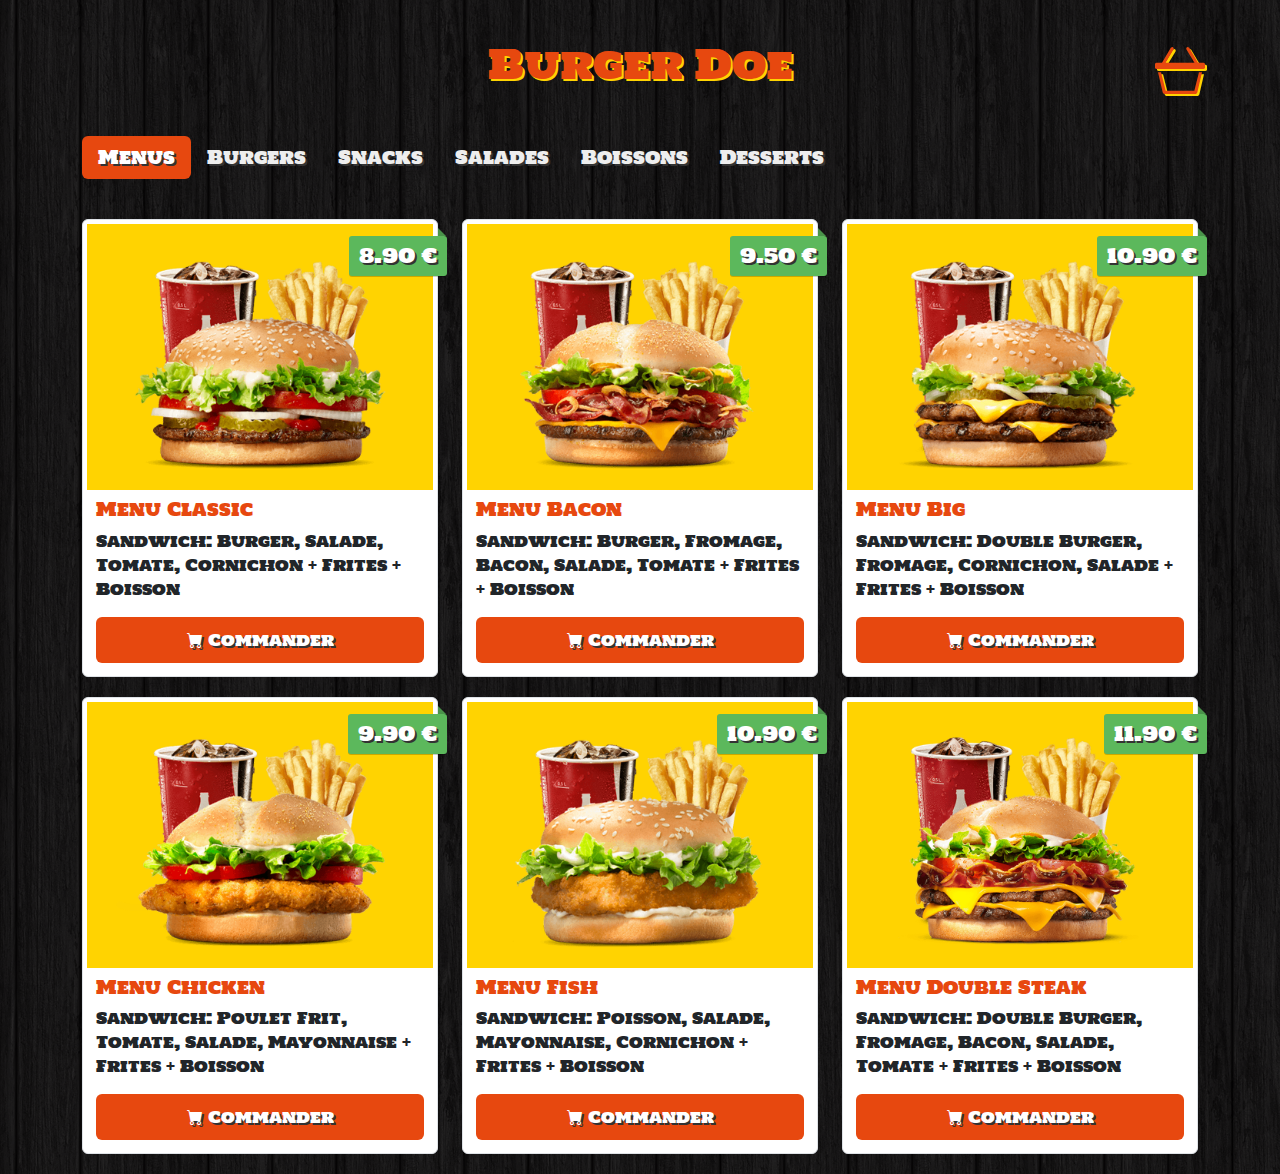
<file: burger_base/index.html>
<!DOCTYPE html>
<html>
    <head>
        <title>Burger Code</title>
        <meta charset="utf-8"/>
        <meta name="viewport" content="width=device-width, initial-scale=1">

        <script src="https://ajax.googleapis.com/ajax/libs/jquery/3.6.0/jquery.min.js"></script>
        <link href="	https://cdn.jsdelivr.net/npm/bootstrap@5.3.0-alpha3/dist/css/bootstrap.min.css" rel="stylesheet">
        <script src="	https://cdn.jsdelivr.net/npm/bootstrap@5.3.0-alpha3/dist/js/bootstrap.bundle.min.js"></script>
        
        <link href='http://fonts.googleapis.com/css?family=Holtwood+One+SC' rel='stylesheet' type='text/css'>
        <link rel="stylesheet" href="https://cdn.jsdelivr.net/npm/bootstrap-icons@1.5.0/font/bootstrap-icons.css">
        <link rel="stylesheet" href="styles.css">
    </head>
    <body>
        <div class="container site">
           
            <div style="text-align:center; display:flex; justify-content:center; align-items:center" class="text-logo">
                <h1 >Burger Doe</h1>
                <a href="panier.html"class="bi bi-basket3 cart-icon"> </a>
            </div>
            
            <nav>
                <ul class="nav nav-pills" role="tablist">
                    <li class="nav-item" role="presentation">
                        <a class="nav-link active" data-bs-toggle="pill" data-bs-target="#tab1" role="tab">Menus</a>
                    </li>
                    <li class="nav-item" role="presentation">
                        <a class="nav-link" data-bs-toggle="pill" data-bs-target="#tab2" role="tab">Burgers</a>
                    </li>
                    <li class="nav-item" role="presentation">
                        <a class="nav-link" data-bs-toggle="pill" data-bs-target="#tab3" role="tab">Snacks</a>
                    </li>
                    <li class="nav-item" role="presentation">
                        <a class="nav-link" data-bs-toggle="pill" data-bs-target="#tab4" role="tab">Salades</a>
                    </li>
                    <li class="nav-item" role="presentation">
                        <a class="nav-link" data-bs-toggle="pill" data-bs-target="#tab5" role="tab">Boissons</a>
                    </li>
                    <li class="nav-item" role="presentation">
                        <a class="nav-link" data-bs-toggle="pill" data-bs-target="#tab6" role="tab">Desserts</a>
                    </li>
                </ul>
            </nav>

            <div class="tab-content">

                <div class="tab-pane active" id="tab1" role="tabpanel">
                    <div class="row">
                        <div class="col-md-6 col-lg-4">
                            <div class="img-thumbnail">
                                <img src="images/m1.png" class="img-fluid" alt="...">
                                <div class="price">8.90 €</div>
                                <div class="caption">
                                    <h4>Menu Classic</h4>
                                    <p>Sandwich: Burger, Salade, Tomate, Cornichon + Frites + Boisson</p>
                                    <a href="#" class="btn btn-order" role="button"><span class="bi-cart-fill"></span> Commander</a>
                                </div>
                            </div>
                        </div>
                        <div class="col-md-6 col-lg-4">
                            <div class="img-thumbnail">
                                <img src="images/m2.png" class="img-fluid" alt="...">
                                <div class="price">9.50 €</div>
                                <div class="caption">
                                    <h4>Menu Bacon</h4>
                                    <p>Sandwich: Burger, Fromage, Bacon, Salade, Tomate + Frites + Boisson</p>
                                    <a href="#" class="btn btn-order" role="button"><span class="bi-cart-fill"></span> Commander</a>
                                </div>
                            </div>
                        </div>
                        <div class="col-md-6 col-lg-4">
                            <div class="img-thumbnail">
                                <img src="images/m3.png" class="img-fluid" alt="...">
                                <div class="price">10.90 €</div>
                                <div class="caption">
                                    <h4>Menu Big</h4>
                                    <p>Sandwich: Double Burger, Fromage, Cornichon, Salade + Frites + Boisson</p>
                                    <a href="#" class="btn btn-order" role="button"><span class="bi-cart-fill"></span> Commander</a>
                                </div>
                            </div>
                        </div>
                        <div class="col-md-6 col-lg-4">
                            <div class="img-thumbnail">
                                <img src="images/m4.png" class="img-fluid" alt="...">
                                <div class="price">9.90 €</div>
                                <div class="caption">
                                    <h4>Menu Chicken</h4>
                                    <p>Sandwich: Poulet Frit, Tomate, Salade, Mayonnaise + Frites + Boisson</p>
                                    <a href="#" class="btn btn-order" role="button"><span class="bi-cart-fill"></span> Commander</a>
                                </div>
                            </div>
                        </div>
                        <div class="col-md-6 col-lg-4">
                            <div class="img-thumbnail">
                                <img src="images/m5.png" class="img-fluid" alt="...">
                                <div class="price">10.90 €</div>
                                <div class="caption">
                                    <h4>Menu Fish</h4>
                                    <p>Sandwich: Poisson, Salade, Mayonnaise, Cornichon + Frites + Boisson</p>
                                    <a href="#" class="btn btn-order" role="button"><span class="bi-cart-fill"></span> Commander</a>
                                </div>
                            </div>
                        </div>
                        <div class="col-md-6 col-lg-4">
                            <div class="img-thumbnail">
                                <img src="images/m6.png" class="img-fluid" alt="...">
                                <div class="price">11.90 €</div>
                                <div class="caption">
                                    <h4>Menu Double Steak</h4>
                                    <p>Sandwich: Double Burger, Fromage, Bacon, Salade, Tomate + Frites + Boisson</p>
                                    <a href="#" class="btn btn-order" role="button"><span class="bi-cart-fill"></span> Commander</a>
                                </div>
                            </div>
                        </div>
                    </div>
                </div>

                <div class="tab-pane" id="tab2" role="tabpanel">
                    <div class="row">
                        <div class="col-md-6 col-lg-4">
                            <div class="img-thumbnail">
                                <img src="images/b1.png" class="img-fluid" alt="...">
                                <div class="price">5.90 €</div>
                                <div class="caption">
                                    <h4>Classic</h4>
                                    <p>Sandwich: Burger, Salade, Tomate, Cornichon</p>
                                    <a href="#" class="btn btn-order" role="button"><span class="bi-cart-fill"></span> Commander</a>
                                </div>
                            </div>
                        </div>
                        <div class="col-md-6 col-lg-4">
                            <div class="img-thumbnail">
                                <img src="images/b2.png" class="img-fluid" alt="...">
                                <div class="price">6.50 €</div>
                                <div class="caption">
                                    <h4>Bacon</h4>
                                    <p>Sandwich: Burger, Fromage, Bacon, Salade, Tomate</p>
                                    <a href="#" class="btn btn-order" role="button"><span class="bi-cart-fill"></span> Commander</a>
                                </div>
                            </div>
                        </div>
                        <div class="col-md-6 col-lg-4">
                            <div class="img-thumbnail">
                                <img src="images/b3.png" class="img-fluid" alt="...">
                                <div class="price">6.90 €</div>
                                <div class="caption">
                                    <h4>Big</h4>
                                    <p>Sandwich: Double Burger, Fromage, Cornichon, Salade</p>
                                    <a href="#" class="btn btn-order" role="button"><span class="bi-cart-fill"></span> Commander</a>
                                </div>
                            </div>
                        </div>
                        <div class="col-md-6 col-lg-4">
                            <div class="img-thumbnail">
                                <img src="images/b4.png" class="img-fluid" alt="...">
                                <div class="price">5.90 €</div>
                                <div class="caption">
                                    <h4>Chicken</h4>
                                    <p>Sandwich: Poulet Frit, Tomate, Salade, Mayonnaise</p>
                                    <a href="#" class="btn btn-order" role="button"><span class="bi-cart-fill"></span> Commander</a>
                                </div>
                            </div>
                        </div>
                        <div class="col-md-6 col-lg-4">
                            <div class="img-thumbnail">
                                <img src="images/b5.png" class="img-fluid" alt="...">
                                <div class="price">6.50 €</div>
                                <div class="caption">
                                    <h4>Fish</h4>
                                    <p>Sandwich: Poisson, Salade, Mayonnaise, Cornichon</p>
                                    <a href="#" class="btn btn-order" role="button"><span class="bi-cart-fill"></span> Commander</a>
                                </div>
                            </div>
                        </div>
                        <div class="col-md-6 col-lg-4">
                            <div class="img-thumbnail">
                                <img src="images/b6.png" class="img-fluid" alt="...">
                                <div class="price">7.50 €</div>
                                <div class="caption">
                                    <h4>Double Steak</h4>
                                    <p>Sandwich: Double Burger, Fromage, Bacon, Salade, Tomate</p>
                                    <a href="#" class="btn btn-order" role="button"><span class="bi-cart-fill"></span> Commander</a>
                                </div>
                            </div>
                        </div>
                    </div>
                </div>

                <div class="tab-pane" id="tab3" role="tabpanel">
                    <div class="row">
                        <div class="col-md-6 col-lg-4">
                            <div class="img-thumbnail">
                                <img src="images/s1.png" class="img-fluid" alt="...">
                                <div class="price">3.90 €</div>
                                <div class="caption">
                                    <h4>Frites</h4>
                                    <p>Pommes de terre frites</p>
                                    <a href="#" class="btn btn-order" role="button"><span class="bi-cart-fill"></span> Commander</a>
                                </div>
                            </div>
                        </div>
                        <div class="col-md-6 col-lg-4">
                            <div class="img-thumbnail">
                                <img src="images/s2.png" class="img-fluid" alt="...">
                                <div class="price">3.40 €</div>
                                <div class="caption">
                                    <h4>Onion Rings</h4>
                                    <p>Rondelles d'oignon frits</p>
                                    <a href="#" class="btn btn-order" role="button"><span class="bi-cart-fill"></span> Commander</a>
                                </div>
                            </div>
                        </div>
                        <div class="col-md-6 col-lg-4">
                            <div class="img-thumbnail">
                                <img src="images/s3.png" class="img-fluid" alt="...">
                                <div class="price">5.90 €</div>
                                <div class="caption">
                                    <h4>Nuggets</h4>
                                    <p>Nuggets de poulet frits</p>
                                    <a href="#" class="btn btn-order" role="button"><span class="bi-cart-fill"></span> Commander</a>
                                </div>
                            </div>
                        </div>
                        <div class="col-md-6 col-lg-4">
                            <div class="img-thumbnail">
                                <img src="images/s4.png" class="img-fluid" alt="...">
                                <div class="price">3.50 €</div>
                                <div class="caption">
                                    <h4>Nuggets Fromage</h4>
                                    <p>Nuggets de fromage frits</p>
                                    <a href="#" class="btn btn-order" role="button"><span class="bi-cart-fill"></span> Commander</a>
                                </div>
                            </div>
                        </div>
                        <div class="col-md-6 col-lg-4">
                            <div class="img-thumbnail">
                                <img src="images/s5.png" class="img-fluid" alt="...">
                                <div class="price">5.90 €</div>
                                <div class="caption">
                                    <h4>Ailes de Poulet</h4>
                                    <p>Ailes de poulet Barbecue</p>
                                    <a href="#" class="btn btn-order" role="button"><span class="bi-cart-fill"></span> Commander</a>
                                </div>
                            </div>
                        </div>
                    </div>
                </div>

                <div class="tab-pane" id="tab4" role="tabpanel">
                    <div class="row">
                        <div class="col-md-6 col-lg-4">
                            <div class="img-thumbnail">
                                <img src="images/sa1.png" class="img-fluid" alt="...">
                                <div class="price">8.90 €</div>
                                <div class="caption">
                                    <h4>César Poulet Pané</h4>
                                    <p>Poulet Pané, Salade, Tomate et la fameuse sauce César</p>
                                    <a href="#" class="btn btn-order" role="button"><span class="bi-cart-fill"></span> Commander</a>
                                </div>
                            </div>
                        </div>
                        <div class="col-md-6 col-lg-4">
                            <div class="img-thumbnail">
                                <img src="images/sa2.png" class="img-fluid" alt="...">
                                <div class="price">8.90 €</div>
                                <div class="caption">
                                    <h4>César Poulet Grillé</h4>
                                    <p>Poulet Grillé, Salade, Tomate et la fameuse sauce César</p>
                                    <a href="#" class="btn btn-order" role="button"><span class="bi-cart-fill"></span> Commander</a>
                                </div>
                            </div>
                        </div>
                        <div class="col-md-6 col-lg-4">
                            <div class="img-thumbnail">
                                <img src="images/sa3.png" class="img-fluid" alt="...">
                                <div class="price">5.90 €</div>
                                <div class="caption">
                                    <h4>Salade Light</h4>
                                    <p>Salade, Tomate, Concombre, Maïs et Vinaigre balsamique</p>
                                    <a href="#" class="btn btn-order" role="button"><span class="bi-cart-fill"></span> Commander</a>
                                </div>
                            </div>
                        </div>
                        <div class="col-md-6 col-lg-4">
                            <div class="img-thumbnail">
                                <img src="images/sa4.png" class="img-fluid" alt="...">
                                <div class="price">7.90 €</div>
                                <div class="caption">
                                    <h4>Poulet Pané</h4>
                                    <p>Poulet Pané, Salade, Tomate et la sauce de votre choix</p>
                                    <a href="#" class="btn btn-order" role="button"><span class="bi-cart-fill"></span> Commander</a>
                                </div>
                            </div>
                        </div>
                        <div class="col-md-6 col-lg-4">
                            <div class="img-thumbnail">
                                <img src="images/sa5.png" class="img-fluid" alt="...">
                                <div class="price">7.90 €</div>
                                <div class="caption">
                                    <h4>Poulet Grillé</h4>
                                    <p>Poulet Grillé, Salade, Tomate et la sauce de votre choix</p>
                                    <a href="#" class="btn btn-order" role="button"><span class="bi-cart-fill"></span> Commander</a>
                                </div>
                            </div>
                        </div>
                    </div>
                </div>

                <div class="tab-pane" id="tab5" role="tabpanel">
                    <div class="row">
                        <div class="col-md-6 col-lg-4">
                            <div class="img-thumbnail">
                                <img src="images/bo1.png" class="img-fluid" alt="...">
                                <div class="price">1.90 €</div>
                                <div class="caption">
                                    <h4>Coca-Cola</h4>
                                    <p>Au choix: Petit, Moyen ou Grand</p>
                                    <a href="#" class="btn btn-order" role="button"><span class="bi-cart-fill"></span> Commander</a>
                                </div>
                            </div>
                        </div>
                        <div class="col-md-6 col-lg-4">
                            <div class="img-thumbnail">
                                <img src="images/bo2.png" class="img-fluid" alt="...">
                                <div class="price">1.90 €</div>
                                <div class="caption">
                                    <h4>Coca-Cola Light</h4>
                                    <p>Au choix: Petit, Moyen ou Grand</p>
                                    <a href="#" class="btn btn-order" role="button"><span class="bi-cart-fill"></span> Commander</a>
                                </div>
                            </div>
                        </div>
                        <div class="col-md-6 col-lg-4">
                            <div class="img-thumbnail">
                                <img src="images/bo3.png" class="img-fluid" alt="...">
                                <div class="price">1.90 €</div>
                                <div class="caption">
                                    <h4>Coca-Cola Zéro</h4>
                                    <p>Au choix: Petit, Moyen ou Grand</p>
                                    <a href="#" class="btn btn-order" role="button"><span class="bi-cart-fill"></span> Commander</a>
                                </div>
                            </div>
                        </div>
                        <div class="col-md-6 col-lg-4">
                            <div class="img-thumbnail">
                                <img src="images/bo4.png" class="img-fluid" alt="...">
                                <div class="price">1.90 €</div>
                                <div class="caption">
                                    <h4>Fanta</h4>
                                    <p>Au choix: Petit, Moyen ou Grand</p>
                                    <a href="#" class="btn btn-order" role="button"><span class="bi-cart-fill"></span> Commander</a>
                                </div>
                            </div>
                        </div>
                        <div class="col-md-6 col-lg-4">
                            <div class="img-thumbnail">
                                <img src="images/bo5.png" class="img-fluid" alt="...">
                                <div class="price">1.90 €</div>
                                <div class="caption">
                                    <h4>Sprite</h4>
                                    <p>Au choix: Petit, Moyen ou Grand</p>
                                    <a href="#" class="btn btn-order" role="button"><span class="bi-cart-fill"></span> Commander</a>
                                </div>
                            </div>
                        </div>
                        <div class="col-md-6 col-lg-4">
                            <div class="img-thumbnail">
                                <img src="images/bo6.png" class="img-fluid" alt="...">
                                <div class="price">1.90 €</div>
                                <div class="caption">
                                    <h4>Nestea</h4>
                                    <p>Au choix: Petit, Moyen ou Grand</p>
                                    <a href="#" class="btn btn-order" role="button"><span class="bi-cart-fill"></span> Commander</a>
                                </div>
                            </div>
                        </div>
                    </div>
                </div>

                <div class="tab-pane" id="tab6" role="tabpanel">
                    <div class="row">
                        <div class="col-md-6 col-lg-4">
                            <div class="img-thumbnail">
                                <img src="images/d1.png" class="img-fluid" alt="...">
                                <div class="price">4.90 €</div>
                                <div class="caption">
                                    <h4>Fondant au chocolat</h4>
                                    <p>Au choix: Chocolat Blanc ou au lait</p>
                                    <a href="#" class="btn btn-order" role="button"><span class="bi-cart-fill"></span> Commander</a>
                                </div>
                            </div>
                        </div>
                        <div class="col-md-6 col-lg-4">
                            <div class="img-thumbnail">
                                <img src="images/d2.png" class="img-fluid" alt="...">
                                <div class="price">2.90 €</div>
                                <div class="caption">
                                    <h4>Muffin</h4>
                                    <p>Au choix: Au fruits ou au chocolat</p>
                                    <a href="#" class="btn btn-order" role="button"><span class="bi-cart-fill"></span> Commander</a>
                                </div>
                            </div>
                        </div>
                        <div class="col-md-6 col-lg-4">
                            <div class="img-thumbnail">
                                <img src="images/d3.png" class="img-fluid" alt="...">
                                <div class="price">2.90 €</div>
                                <div class="caption">
                                    <h4>Beignet</h4>
                                    <p>Au choix: Au chocolat ou à la vanille</p>
                                    <a href="#" class="btn btn-order" role="button"><span class="bi-cart-fill"></span> Commander</a>
                                </div>
                            </div>
                        </div>
                        <div class="col-md-6 col-lg-4">
                            <div class="img-thumbnail">
                                <img src="images/d4.png" class="img-fluid" alt="...">
                                <div class="price">3.90 €</div>
                                <div class="caption">
                                    <h4>Milkshake</h4>
                                    <p>Au choix: Fraise, Vanille ou Chocolat</p>
                                    <a href="#" class="btn btn-order" role="button"><span class="bi-cart-fill"></span> Commander</a>
                                </div>
                            </div>
                        </div>
                        <div class="col-md-6 col-lg-4">
                            <div class="img-thumbnail">
                                <img src="images/d5.png" class="img-fluid" alt="...">
                                <div class="price">4.90 €</div>
                                <div class="caption">
                                    <h4>Sundae</h4>
                                    <p>Au choix: Fraise, Caramel ou Chocolat</p>
                                    <a href="#" class="btn btn-order" role="button"><span class="bi-cart-fill"></span> Commander</a>
                                </div>
                            </div>
                        </div>
                    </div>
                </div>

            </div>
    </body>
</html>
</file>
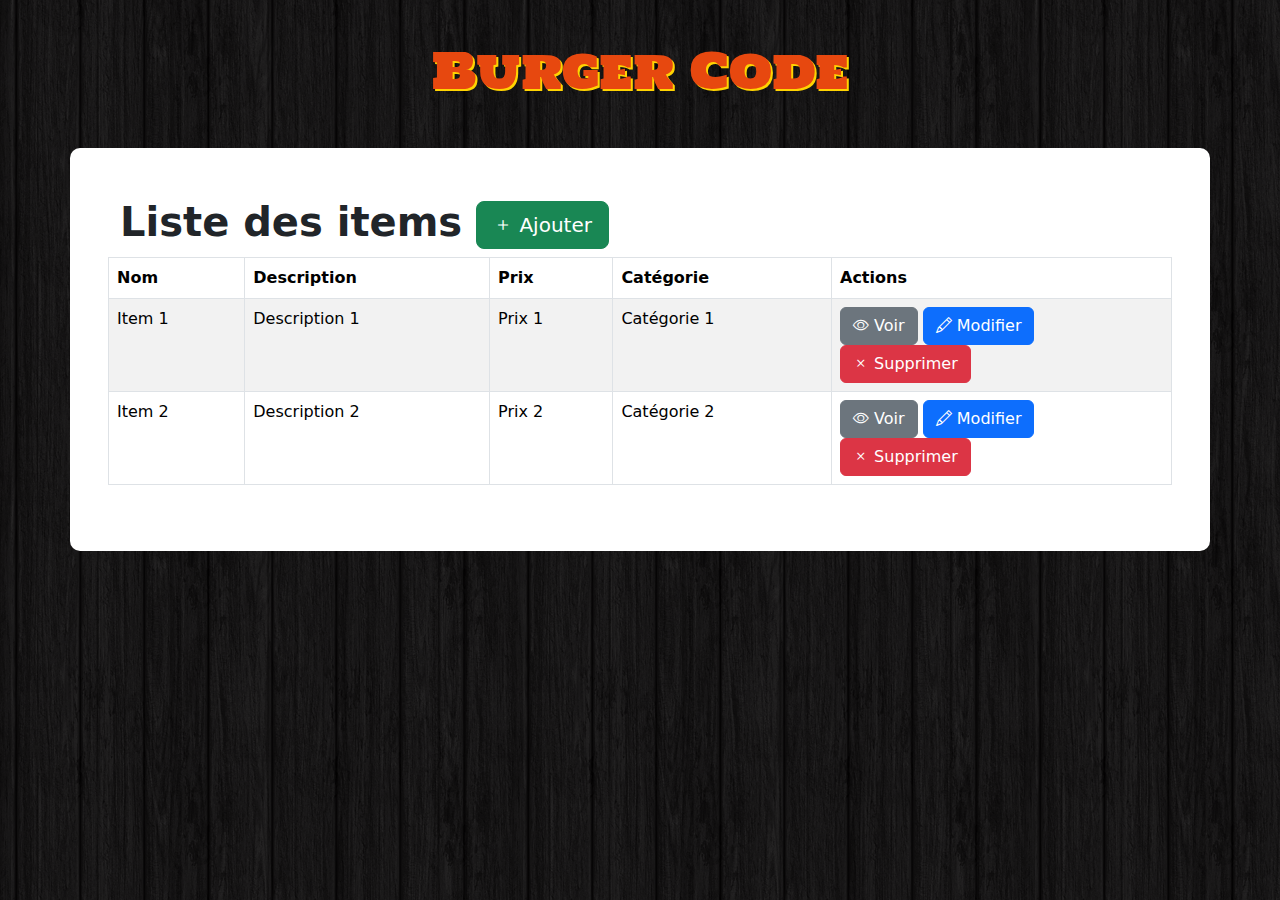
<file: burger_base/admin/index.html>
<!DOCTYPE html>
<html>
    <head>
        <title>Burger Code</title>
        <meta charset="utf-8"/>
        <meta name="viewport" content="width=device-width, initial-scale=1">
        <script src="https://ajax.googleapis.com/ajax/libs/jquery/3.6.0/jquery.min.js"></script>
        <link href="	https://cdn.jsdelivr.net/npm/bootstrap@5.3.0-alpha3/dist/css/bootstrap.min.css" rel="stylesheet">
        <script src="	https://cdn.jsdelivr.net/npm/bootstrap@5.3.0-alpha3/dist/js/bootstrap.bundle.min.js"></script>
        <link href='http://fonts.googleapis.com/css?family=Holtwood+One+SC' rel='stylesheet' type='text/css'>
        <link rel="stylesheet" href="https://cdn.jsdelivr.net/npm/bootstrap-icons@1.5.0/font/bootstrap-icons.css">
        <link rel="stylesheet" href="../styles.css">
    </head>
    
    <body>
        <h1 class="text-logo"> Burger Code </h1>
        <div class="container admin">
            <div class="row">
                <h1><strong>Liste des items   </strong><a href="insert.html" class="btn btn-success btn-lg"><span class="bi-plus"></span> Ajouter</a></h1>
                <table class="table table-striped table-bordered">
                  <thead>
                    <tr>
                      <th>Nom</th>
                      <th>Description</th>
                      <th>Prix</th>
                      <th>Catégorie</th>
                      <th>Actions</th>
                    </tr>
                  </thead>
                  <tbody>
                    <tr>
                      <td>Item 1</td>
                      <td>Description 1</td>
                      <td>Prix 1</td>
                      <td>Catégorie 1</td>
                      <td width=340>
                        <a class="btn btn-secondary" href="view.html"><span class="bi-eye"></span> Voir</a>
                        <a class="btn btn-primary" href="update.html"><span class="bi-pencil"></span> Modifier</a>
                        <a class="btn btn-danger" href="delete.html"><span class="bi-x"></span> Supprimer</a>
                      </td>
                    </tr>
                    <tr>
                      <td>Item 2</td>
                      <td>Description 2</td>
                      <td>Prix 2</td>
                      <td>Catégorie 2</td>
                      <td width=340>
                        <a class="btn btn-secondary" href="view.php?id=2"><span class="bi-eye"></span> Voir</a>
                        <a class="btn btn-primary" href="update.php?id=2"><span class="bi-pencil"></span> Modifier</a>
                        <a class="btn btn-danger" href="delete.php?id=2"><span class="bi-x"></span> Supprimer</a>
                      </td>
                    </tr>
                  </tbody>
                </table>
            </div>
        </div>
    </body>
</html>
</file>
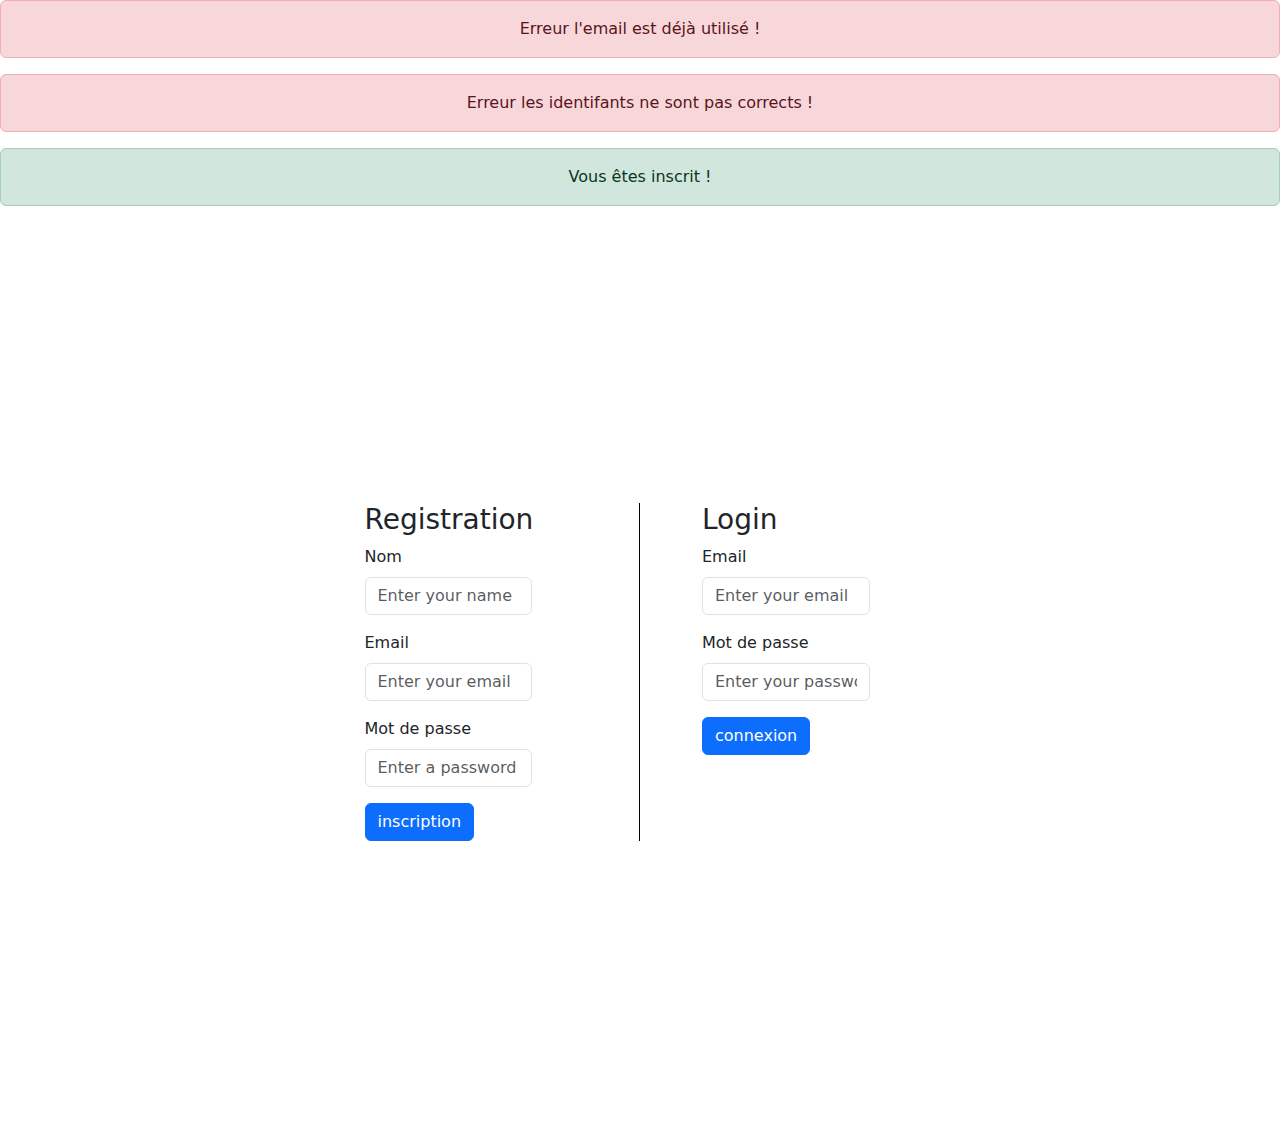
<file: burger_base/inscription.html>
<!DOCTYPE html>
<html lang="en">
<head>
    <meta charset="UTF-8">
    <meta name="viewport" content="width=device-width, initial-scale=1.0">
    <title>Registration and Login Form</title>
    <link rel="stylesheet" href="https://cdn.jsdelivr.net/npm/bootstrap@5.1.1/dist/css/bootstrap.min.css">
  
    <style>
     
        .container-account {
            height: 100vh;
            display: flex;
            align-items: center;
            justify-content: center;
        }
        .vertical-line {
           
            border-right: 1px solid black;
            margin-right:50px
           
           
        }
    </style>
</head>
<body>

    <div class="alert alert-danger" role="alert" style="text-align:center">
        Erreur l'email est déjà utilisé !
    </div>

    <div class="alert alert-danger" role="alert" style="text-align:center">
        Erreur les identifants ne sont pas corrects !
    </div>

    <div class="alert alert-success" role="alert"style="text-align:center">
        Vous êtes inscrit !
    </div>

    <div class="container-account">
 
        <div class="row">
            <div class="col-md-4">
                <h3>Registration</h3>
                <form >
                    <div class="mb-3">
                        <label for="regName" class="form-label">Nom</label>
                        <input type="text" class="form-control" id="regName" placeholder="Enter your name">
                    </div>
                    <div class="mb-3">
                        <label for="regEmail" class="form-label">Email </label>
                        <input type="email" class="form-control" id="regEmail" placeholder="Enter your email">
                    </div>
                    <div class="mb-3">
                        <label for="regPassword" class="form-label">Mot de passe</label>
                        <input type="password" class="form-control" id="regPassword" placeholder="Enter a password">
                    </div>
                    <button type="button" class="btn btn-primary">inscription</button>
                </form>
            </div>
            <div class="col-md-2 vertical-line"></div>
            <div class="col-md-4">
                <h3>Login</h3>
                <form >
                    <div class="mb-3">
                        <label for="loginEmail" class="form-label">Email </label>
                        <input type="email" class="form-control" id="loginEmail" placeholder="Enter your email">
                    </div>
                    <div class="mb-3">
                        <label for="loginPassword" class="form-label">Mot de passe</label>
                        <input type="password" class="form-control" id="loginPassword" placeholder="Enter your password">
                    </div>
                    <button type="button" class="btn btn-primary">connexion</button>
                </form>
            </div>
        </div>
    </div>

    <script src="https://cdn.jsdelivr.net/npm/bootstrap@5.1.1/dist/js/bootstrap.bundle.min.js"></script>
</body>
</html>
</file>
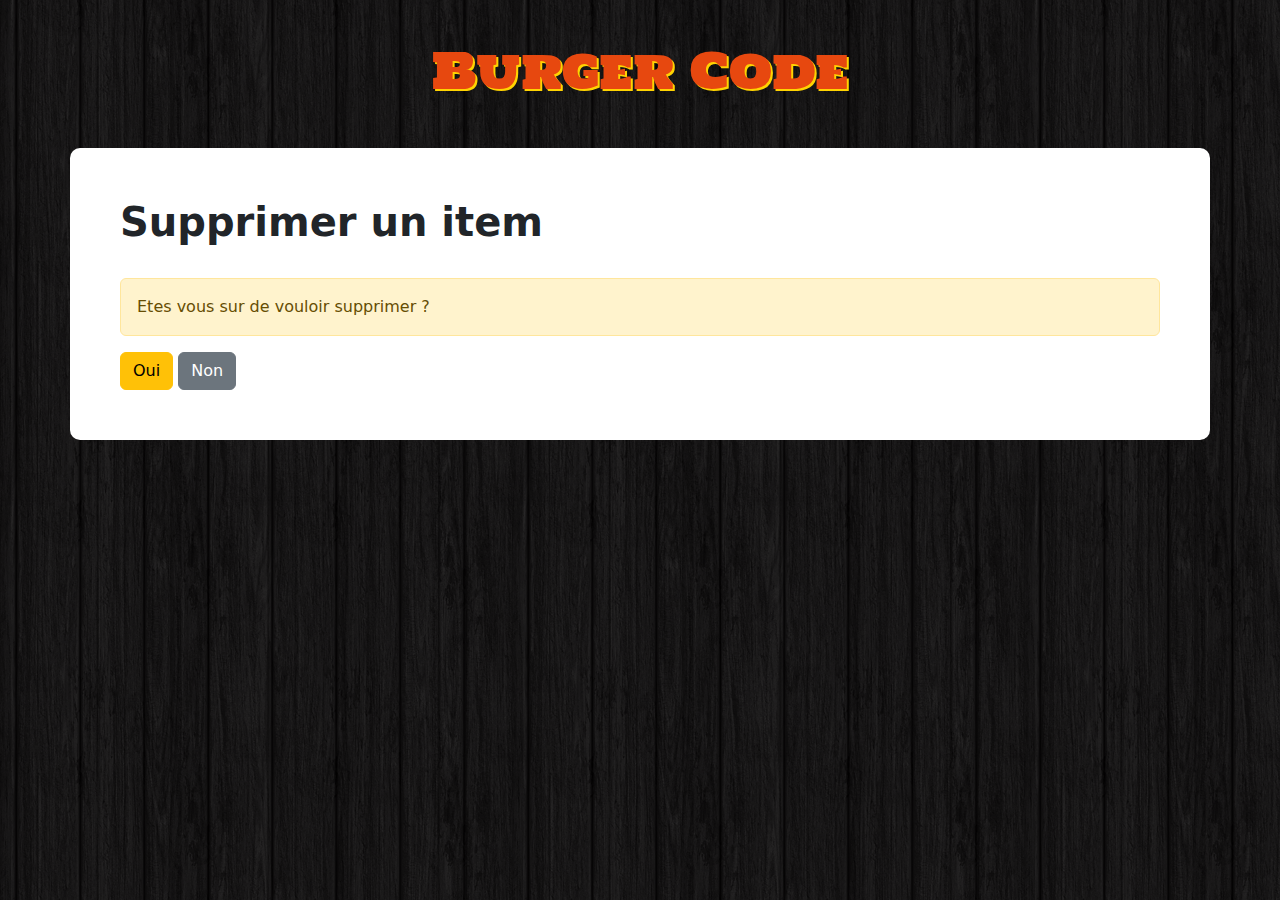
<file: burger_base/admin/delete.html>
<!DOCTYPE html>
<html>
    <head>
        <title>Burger Code</title>
        <meta charset="utf-8"/>
        <meta name="viewport" content="width=device-width, initial-scale=1">
        <script src="https://ajax.googleapis.com/ajax/libs/jquery/3.6.0/jquery.min.js"></script>
        <link href="	https://cdn.jsdelivr.net/npm/bootstrap@5.3.0-alpha3/dist/css/bootstrap.min.css" rel="stylesheet">
        <script src="	https://cdn.jsdelivr.net/npm/bootstrap@5.3.0-alpha3/dist/js/bootstrap.bundle.min.js"></script>
        <link href='http://fonts.googleapis.com/css?family=Holtwood+One+SC' rel='stylesheet' type='text/css'>
        <link rel="stylesheet" href="https://cdn.jsdelivr.net/npm/bootstrap-icons@1.5.0/font/bootstrap-icons.css">
        <link rel="stylesheet" href="../styles.css">
    </head>
    
    <body>
        <h1 class="text-logo"> Burger Code </h1>
        <div class="container admin">
            <div class="row">
                <h1><strong>Supprimer un item</strong></h1>
                <br>
                <form class="form" action="delete.php" role="form" method="post">
                    <br>
                    <input type="hidden" name="id" value=""/>
                    <p class="alert alert-warning">Etes vous sur de vouloir supprimer ?</p>
                    <div class="form-actions">
                      <button type="submit" class="btn btn-warning">Oui</button>
                      <a class="btn btn-secondary" href="index.php">Non</a>
                    </div>
                </form>
            </div>
        </div>   
    </body>
</html>
</file>
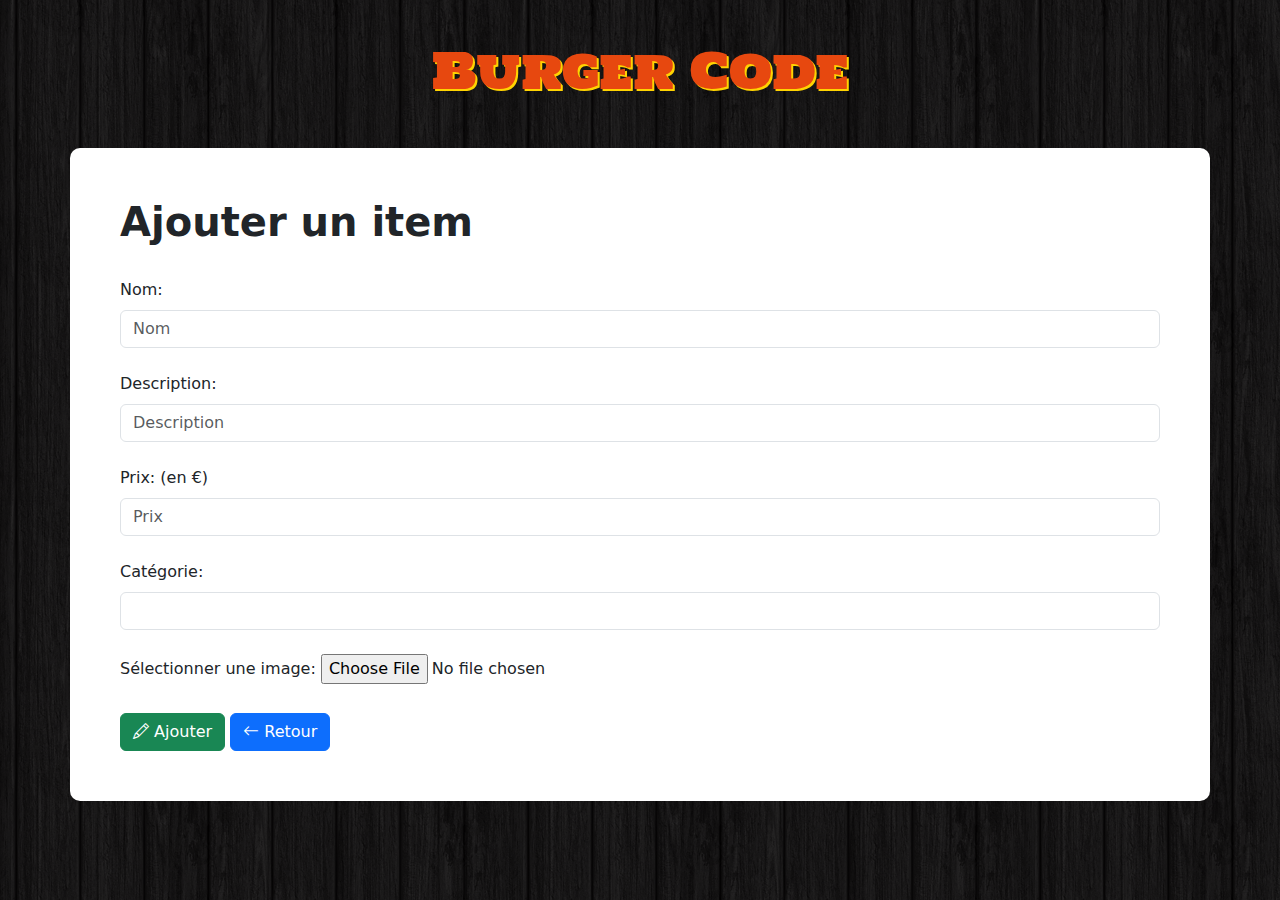
<file: burger_base/admin/insert.html>
<!DOCTYPE html>
<html>
    <head>
        <title>Burger Code</title>
        <meta charset="utf-8"/>
        <meta name="viewport" content="width=device-width, initial-scale=1">
        <script src="https://ajax.googleapis.com/ajax/libs/jquery/3.6.0/jquery.min.js"></script>
        <link href="	https://cdn.jsdelivr.net/npm/bootstrap@5.3.0-alpha3/dist/css/bootstrap.min.css" rel="stylesheet">
        <script src="	https://cdn.jsdelivr.net/npm/bootstrap@5.3.0-alpha3/dist/js/bootstrap.bundle.min.js"></script>
        <link href='http://fonts.googleapis.com/css?family=Holtwood+One+SC' rel='stylesheet' type='text/css'>
        <link rel="stylesheet" href="https://cdn.jsdelivr.net/npm/bootstrap-icons@1.5.0/font/bootstrap-icons.css">
        <link rel="stylesheet" href="../styles.css">
    </head>
    
    <body>
        <h1 class="text-logo">Burger Code</h1>
        <div class="container admin">
            <div class="row">
                <h1><strong>Ajouter un item</strong></h1>
                <br>
                <form class="form" action="" method="" >
                    <br>
                    <div>
                        <label class="form-label" for="name">Nom:</label>
                        <input type="text" class="form-control" id="name" name="name" placeholder="Nom" value="">
                        <span class="help-inline"></span>
                    </div>
                    <br>
                    <div>
                        <label class="form-label" for="description">Description:</label>
                        <input type="text" class="form-control" id="description" name="description" placeholder="Description" value="">
                        <span class="help-inline"></span>
                    </div>
                    <br>
                    <div>
                        <label class="form-label" for="price">Prix: (en €)</label>
                        <input type="number" step="0.01" class="form-control" id="price" name="price" placeholder="Prix" value="">
                        <span class="help-inline"></span>
                    </div>
                    <br>
                    <div>
                        <label class="form-label" for="category">Catégorie:</label>
                        <select class="form-control" id="category" name="category">
                        </select>
                        
                    </div>
                    <br>
                    <div>
                        <label class="form-label" for="image">Sélectionner une image:</label>
                        <input type="file" id="image" name="image"> 
                        <span class="help-inline"></span>
                    </div>
                    <br>
                    <div class="form-actions">
                        <button type="submit" class="btn btn-success"><span class="bi-pencil"></span> Ajouter</button>
                        <a class="btn btn-primary" href="index.html"><span class="bi-arrow-left"></span> Retour</a>
                   </div>
                </form>
            </div>
        </div>   
    </body>
</html>
</file>
<file: burger_base/styles.css>
body {
    background: url(images/bg.png);

}
.site {
    font-family: 'Holtwood One SC', sans-serif;
}
.text-logo {
    font-family: 'Holtwood One SC', sans-serif;
    color: #e7480f;
    text-shadow: 2px 2px #ffd301;
    font-size: 50px;
    padding: 40px 0px;
    text-align: center;
}
.text-logo span {
    color: #ffd301;
    text-shadow: 0px 0px #ffd301;

}
.nav {
   margin-bottom: 40px;
}
.nav-link {
    color: #eee;
    font-size: 18px;
    text-shadow: 2px 2px #333;
    cursor: pointer;
}
.nav-link.active {
    background-color: #e7480f !important;
}
.nav-link:hover {
    color: #e7480f;
    background-color: #eee;
}
.img-thumbnail {
    position: relative;
    margin-bottom: 20px;
}
.img-thumbnail img {
    background: #ffd301;
	width: 100%;
}
.img-thumbnail .price {
    background: #5cb85c;
    box-shadow: 0 1px rgba(0,0,0,0.2);
    -moz-box-shadow: 0 1px rgba(0,0,0,0.2);
    -webkit-box-shadow: 0 1px rgba(0,0,0,0.2);
    color: #fff;
    text-shadow: 2px 2px #333;
    position: absolute;
    right: -10px;
    top: 16px;
    padding: 5px 10px;
    font-size: 20px;
    border-radius: 3px;
}
.img-thumbnail .price:before {
    content: "";
    border: 4px solid transparent;
    border-bottom: 4px solid #4a934a;
    border-left: 4px solid #4a934a;
    position: absolute;
    right: 1px;
    top: -8px;
}
.img-thumbnail .caption {
    padding: 9px;
}
.img-thumbnail .caption h4 {
    color: #e7480f;
    font-size: 18px;
}
.img-thumbnail .btn-order {
    width: 100%;
    padding: 10px;
    font-size: 16px;
    color: #fff;
    background-color: #e7480f;
    text-shadow: 2px 2px #333;
}
.img-thumbnail .btn-order:hover, 
.img-thumbnail .btn-order:focus {
    color: #fff;
    background-color: #c13c0d;
}
.cart-icon {
    position:absolute; 
    right:75px;
    text-decoration:none; 
    color: unset;
}

/* Admin */

.admin{
    background: #fff;
    padding: 50px;
    border-radius: 10px;
}
.help-inline{
    color: red;
}

.nav-item .active {
    background-color: #e7480f !important;
}

/* Panier  */
.cart{
    background: #fff;
    width:100%;
    height: 100%;
    padding: 50px;
    border-radius: 10px;
    position: absolute;
}
.cart-container{
    position: absolute;
    top: 50%;
    left: 50%;
    transform: translate(-50%,-50%);
}
</file>
